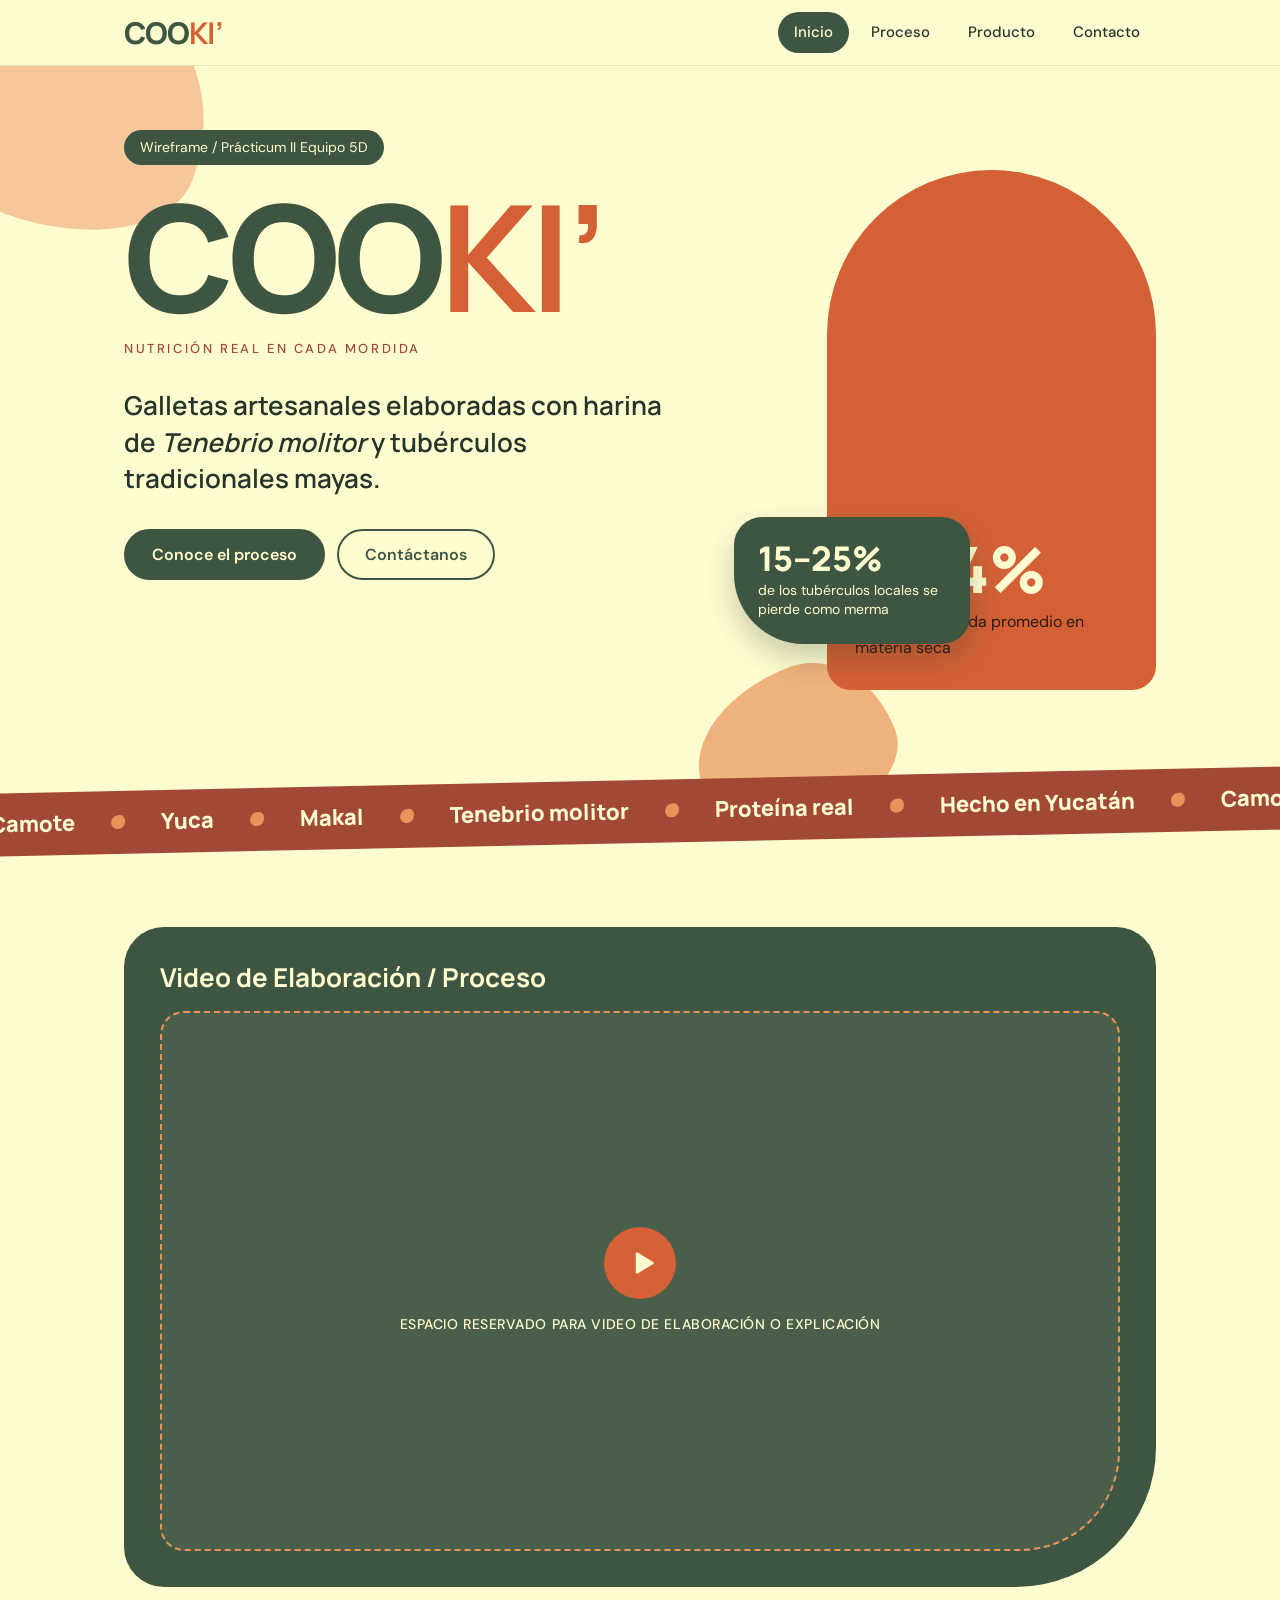
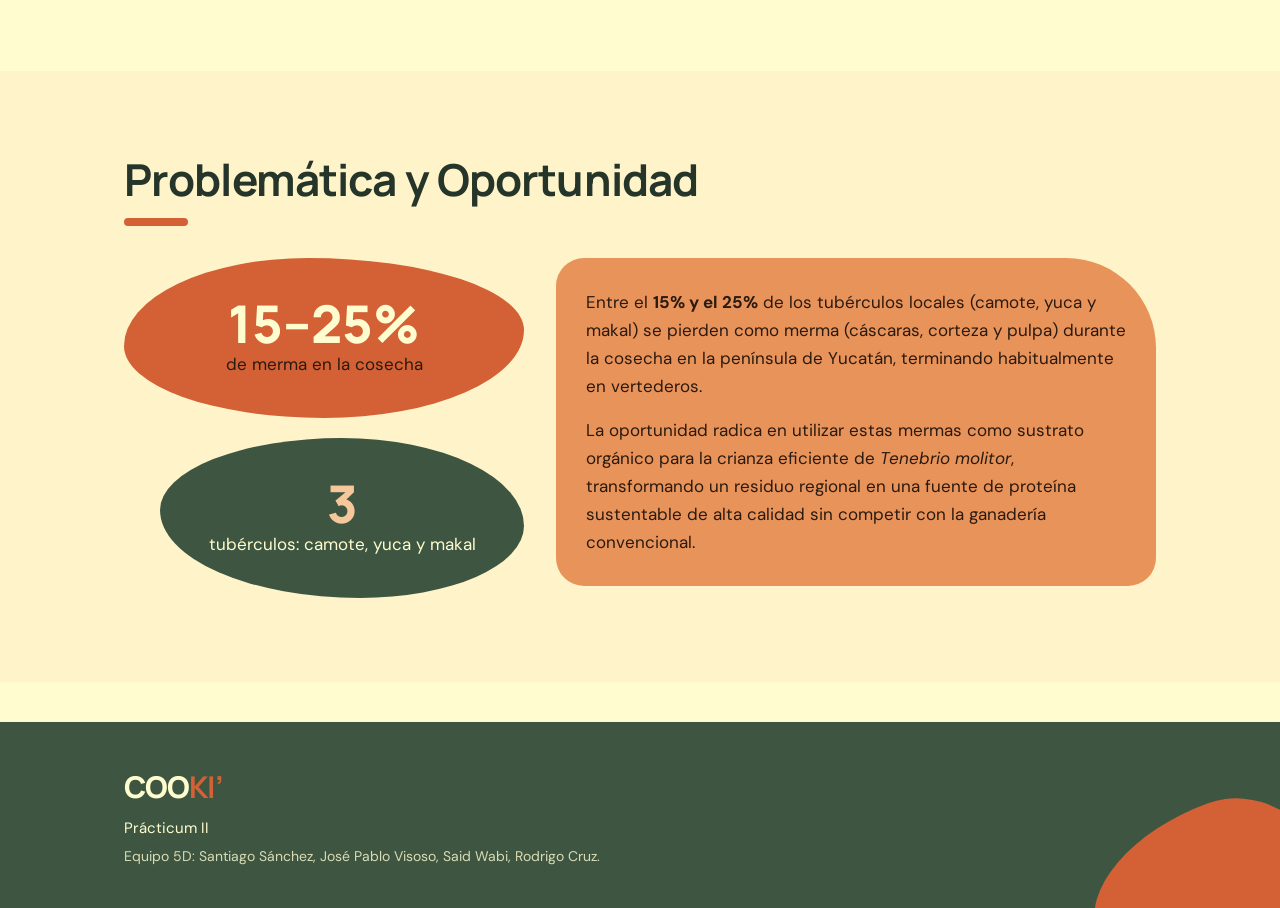
<file: index.html>
<!DOCTYPE html>
<html lang="es"><head><meta charset="UTF-8"><meta name="viewport" content="width=device-width, initial-scale=1, viewport-fit=cover">
<title>Inicio · coo-ki'</title>
<link href="https://fonts.googleapis.com/css2?family=DM+Sans:wght@400;500;600&family=Manrope:wght@600;800&display=swap" rel="stylesheet">
<link rel="stylesheet" href="css/style.css"></head><body>
<nav class="nav"><div class="wrap"><a class="logo" href="index.html" aria-label="coo-ki'">COO<b>KI’</b></a><ul><li><a href="index.html" class=on>Inicio</a></li><li><a href="proceso.html">Proceso</a></li><li><a href="producto.html">Producto</a></li><li><a href="contacto.html">Contacto</a></li></ul></div></nav>

<header class="hero"><div class="blob b1"></div><div class="blob b2"></div><div class="wrap">
<div><span class="tag">Wireframe / Prácticum II Equipo 5D</span>
<h1 class="big" aria-label="coo-ki'">COO<b>KI’</b></h1><p class="slogan">NUTRICIÓN REAL EN CADA MORDIDA</p>
<p class="lead">Galletas artesanales elaboradas con harina de <em>Tenebrio molitor</em> y tubérculos tradicionales mayas.</p>
<div class="row"><a class="btn" href="proceso.html">Conoce el proceso</a><a class="btn alt" href="contacto.html">Contáctanos</a></div></div>
<div class="stack"><div class="arch"><strong>52.4%</strong><span>de proteína cruda promedio en materia seca</span></div>
<div class="chip"><strong>15–25%</strong><span>de los tubérculos locales se pierde como merma</span></div></div>
</div></header>
<div class="band" aria-hidden="true"><div class="track"><span>Camote<i></i></span><span>Yuca<i></i></span><span>Makal<i></i></span><span>Tenebrio molitor<i></i></span><span>Proteína real<i></i></span><span>Hecho en Yucatán<i></i></span><span>Camote<i></i></span><span>Yuca<i></i></span><span>Makal<i></i></span><span>Tenebrio molitor<i></i></span><span>Proteína real<i></i></span><span>Hecho en Yucatán<i></i></span><span>Camote<i></i></span><span>Yuca<i></i></span><span>Makal<i></i></span><span>Tenebrio molitor<i></i></span><span>Proteína real<i></i></span><span>Hecho en Yucatán<i></i></span><span>Camote<i></i></span><span>Yuca<i></i></span><span>Makal<i></i></span><span>Tenebrio molitor<i></i></span><span>Proteína real<i></i></span><span>Hecho en Yucatán<i></i></span></div></div>
<section class="s"><div class="wrap"><div class="video"><h2>Video de Elaboración / Proceso</h2>
<div class="player"><div class="play"><svg viewBox="0 0 24 24"><path d="M7 4.5v15a1 1 0 001.5.86l12.5-7.5a1 1 0 000-1.72L8.5 3.64A1 1 0 007 4.5z"/></svg></div>
<span>ESPACIO RESERVADO PARA VIDEO DE ELABORACIÓN O EXPLICACIÓN</span></div></div></div></section>
<section class="s warm"><div class="wrap"><h2 class="t">Problemática y Oportunidad</h2>
<div class="split"><div><div class="stat"><strong>15–25%</strong>de merma en la cosecha</div><div class="stat g"><strong>3</strong>tubérculos: camote, yuca y makal</div></div>
<div class="card r"><p>Entre el <strong>15% y el 25%</strong> de los tubérculos locales (camote, yuca y makal) se pierden como merma (cáscaras, corteza y pulpa) durante la cosecha en la península de Yucatán, terminando habitualmente en vertederos.</p>
<p>La oportunidad radica en utilizar estas mermas como sustrato orgánico para la crianza eficiente de <em>Tenebrio molitor</em>, transformando un residuo regional en una fuente de proteína sustentable de alta calidad sin competir con la ganadería convencional.</p></div></div></div></section>
<footer><div class="blob fb"></div><div class="wrap"><a class="logo" href="index.html">COO<b>KI’</b></a><p>Prácticum II</p><p>Equipo 5D: Santiago Sánchez, José Pablo Visoso, Said Wabi, Rodrigo Cruz.</p></div></footer>
</body></html>
</file>
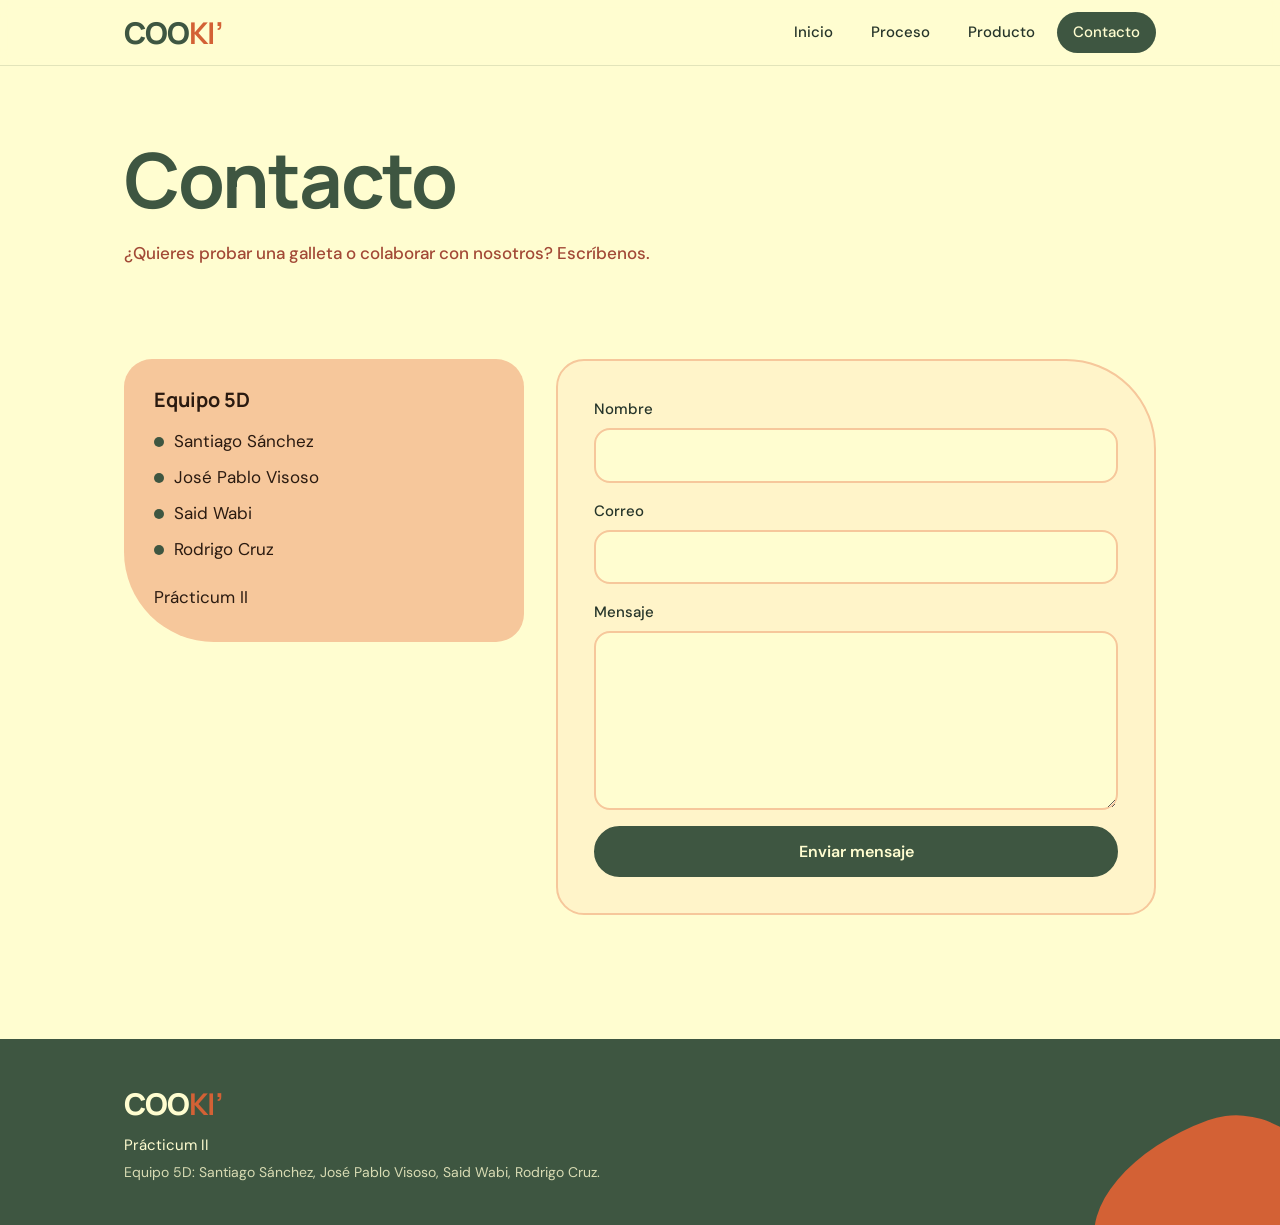
<file: contacto.html>
<!DOCTYPE html>
<html lang="es"><head><meta charset="UTF-8"><meta name="viewport" content="width=device-width, initial-scale=1, viewport-fit=cover">
<title>Contacto · coo-ki'</title>
<link href="https://fonts.googleapis.com/css2?family=DM+Sans:wght@400;500;600&family=Manrope:wght@600;800&display=swap" rel="stylesheet">
<link rel="stylesheet" href="css/style.css"></head><body>
<nav class="nav"><div class="wrap"><a class="logo" href="index.html" aria-label="coo-ki'">COO<b>KI’</b></a><ul><li><a href="index.html">Inicio</a></li><li><a href="proceso.html">Proceso</a></li><li><a href="producto.html">Producto</a></li><li><a href="contacto.html" class=on>Contacto</a></li></ul></div></nav>

<header class="page-head"><div class="wrap"><h1>Contacto</h1><p>¿Quieres probar una galleta o colaborar con nosotros? Escríbenos.</p></div></header>
<section class="s"><div class="wrap"><div class="split"><div class="card"><h3>Equipo 5D</h3><ul class="team"><li>Santiago Sánchez</li><li>José Pablo Visoso</li><li>Said Wabi</li><li>Rodrigo Cruz</li></ul><p style="margin-top:20px">Prácticum II</p></div>
<form class="form" action="mailto:contacto@cooki.mx" method="post" enctype="text/plain"><label>Nombre<input name="nombre" required></label><label>Correo<input type="email" name="correo" required></label><label>Mensaje<textarea name="mensaje" rows="6" required></textarea></label><button class="btn" type="submit">Enviar mensaje</button></form></div></div></section>
<footer><div class="blob fb"></div><div class="wrap"><a class="logo" href="index.html">COO<b>KI’</b></a><p>Prácticum II</p><p>Equipo 5D: Santiago Sánchez, José Pablo Visoso, Said Wabi, Rodrigo Cruz.</p></div></footer>
</body></html>
</file>
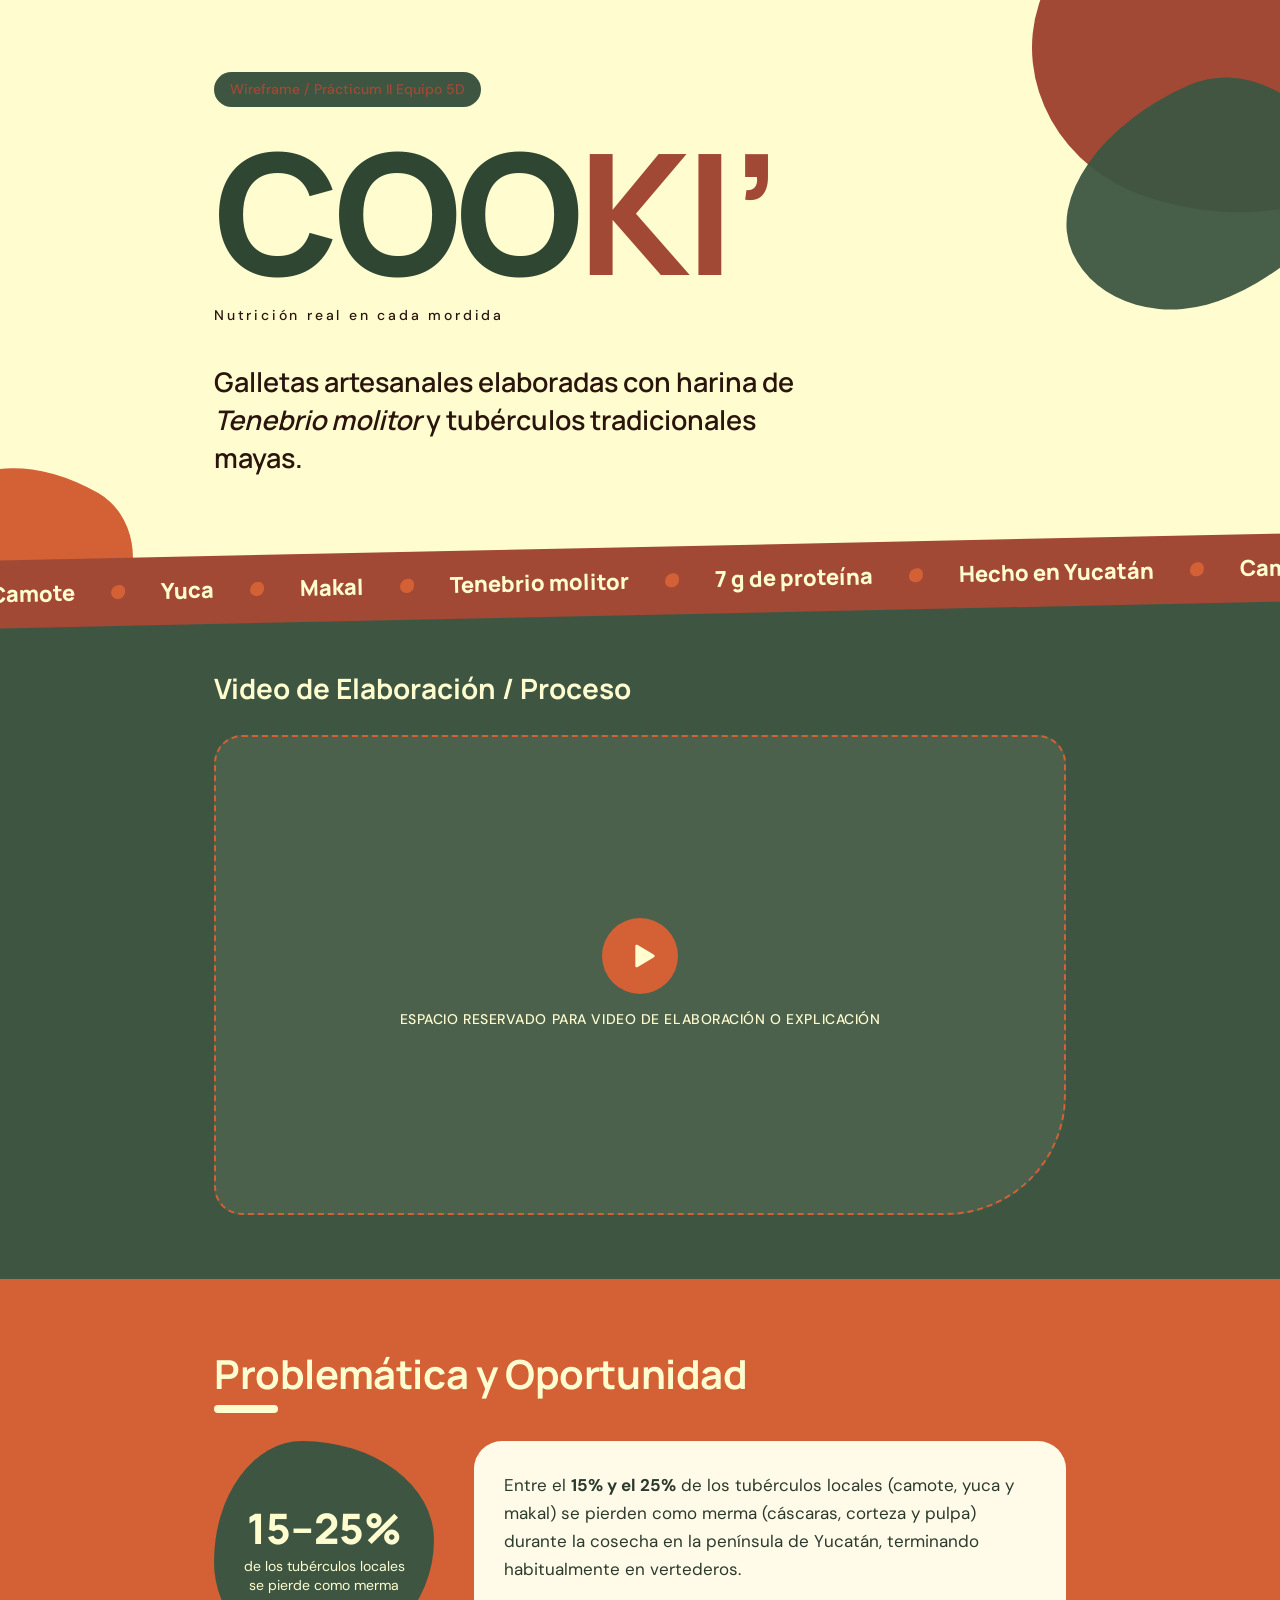
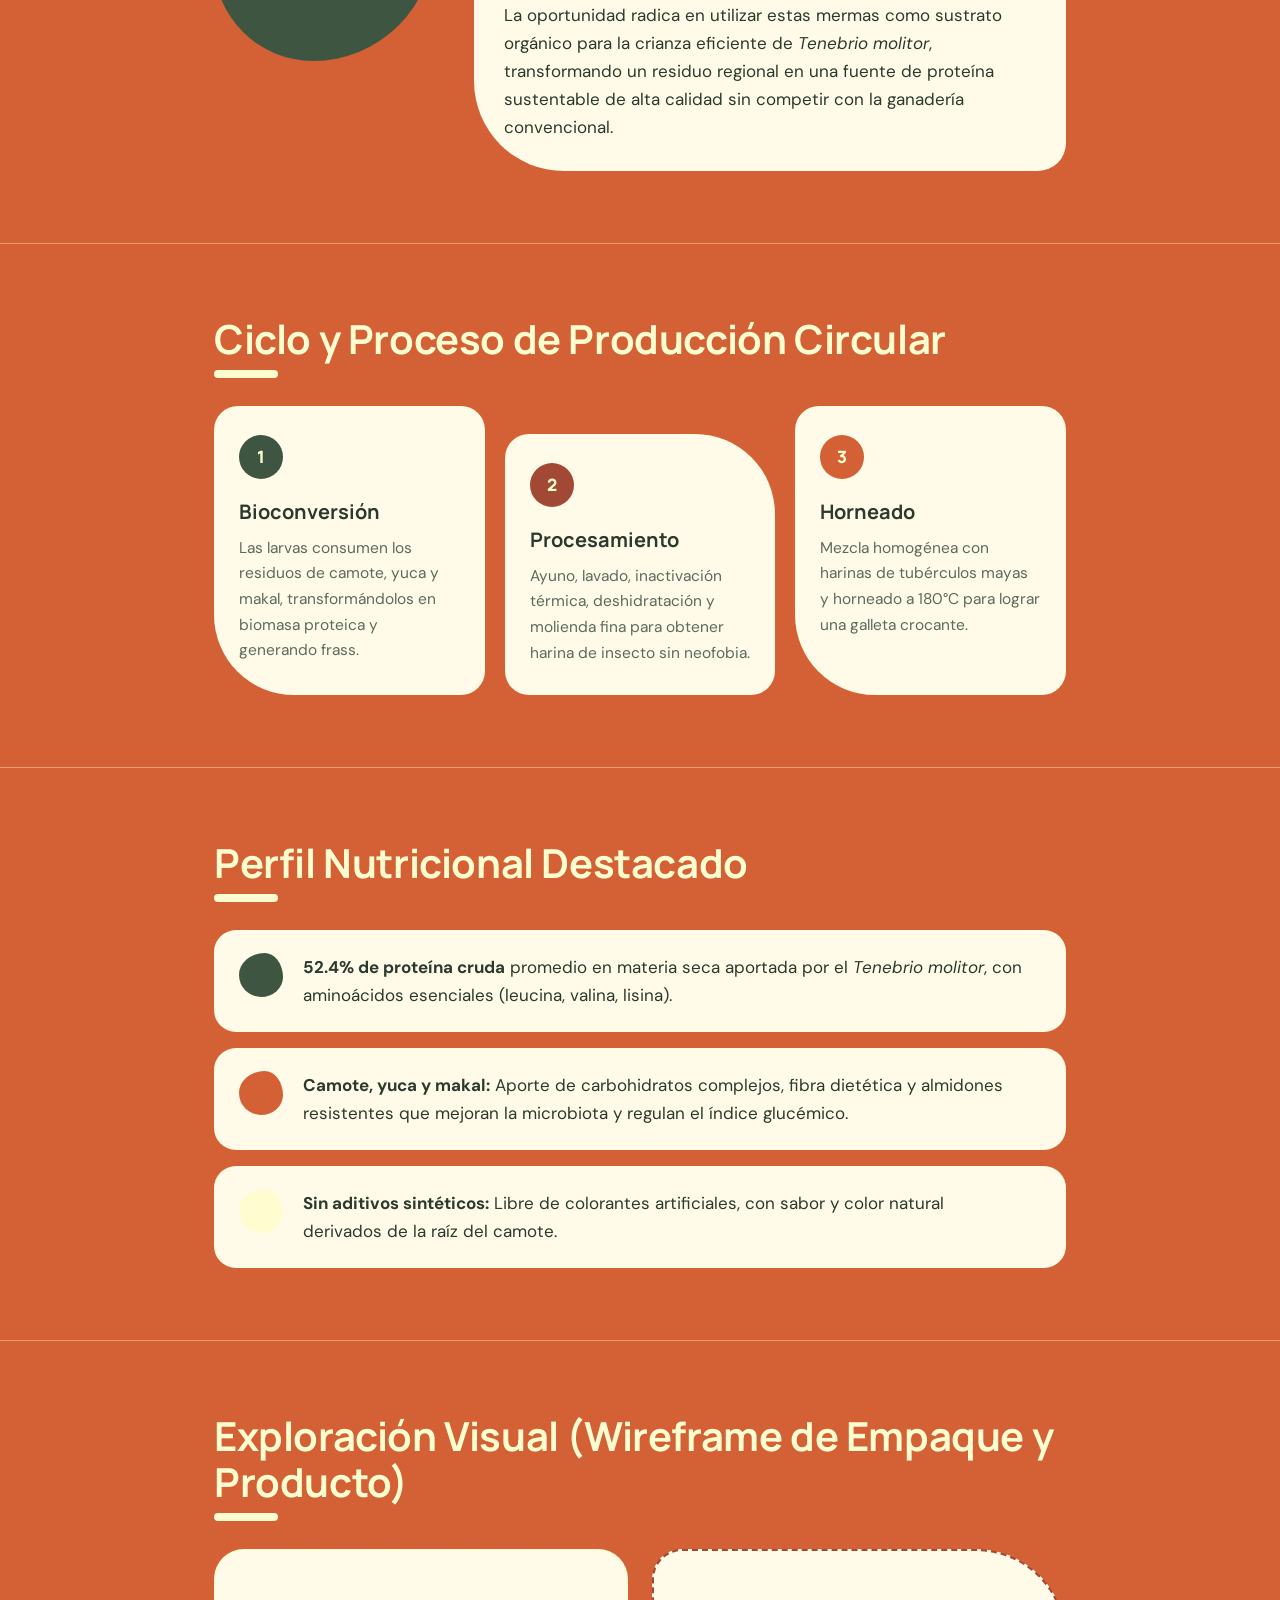
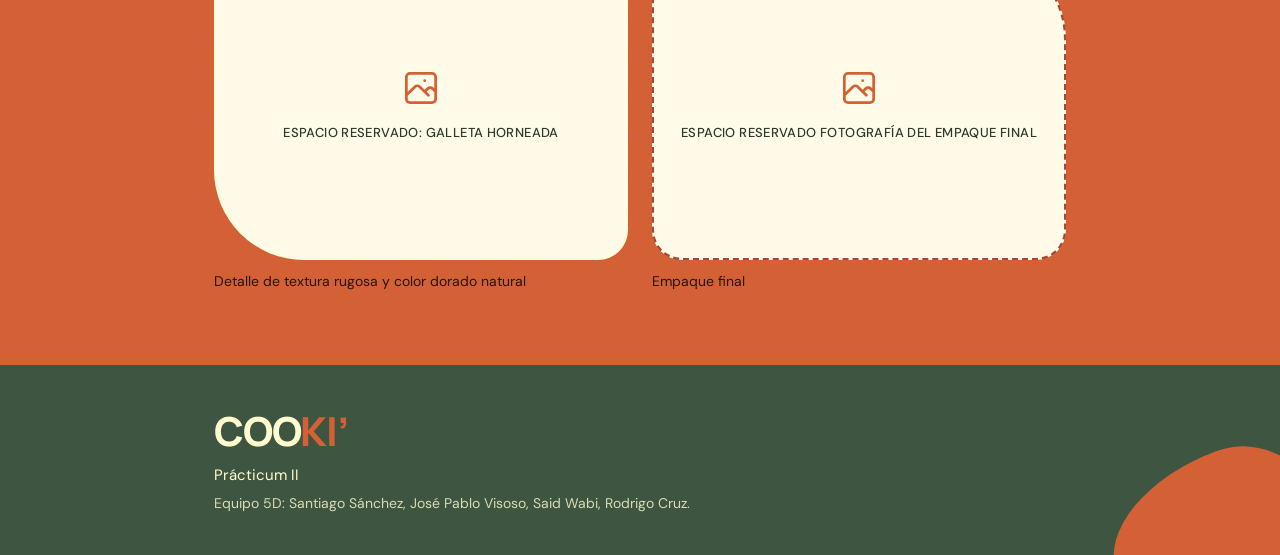
<file: coo-ki'.html>
<!DOCTYPE html>
<html lang="es">
<head>
<meta charset="UTF-8">
<meta name="viewport" content="width=device-width, initial-scale=1, viewport-fit=cover">
<title>coo-ki'</title>
<link href="https://fonts.googleapis.com/css2?family=DM+Sans:wght@400;500&family=Manrope:wght@600;800&display=swap" rel="stylesheet">
<style>
:root{
  --green:#3E5641; --clay:#A24936; --orange:#D36135; --cream:#FFFDD0;
  --bg:#D36135; --surface:#FFFBE8; --ink:#2A140C; --muted:#5C6B5E; --line:rgba(255,253,208,.4);
  --video-bg:#3E5641; --video-ink:#FFFDD0;
  box-sizing:border-box; padding-top:env(safe-area-inset-top,0px); padding-bottom:env(safe-area-inset-bottom,0px);
}
html{scroll-padding-top:env(safe-area-inset-top,0px)}
*{box-sizing:border-box}
body{margin:0;background:var(--bg);color:var(--ink);font-family:'DM Sans',system-ui,sans-serif;font-size:17px;line-height:1.65}
h1,h2,h3,.logo{font-family:'Manrope','DM Sans',system-ui,sans-serif;margin:0}
.wrap{max-width:900px;margin:0 auto;padding:0 24px}
.blob{position:absolute;border-radius:62% 38% 55% 45% / 50% 60% 40% 50%;pointer-events:none}

/* HERO */
.hero{position:relative;overflow:hidden;background:var(--cream);padding:72px 0 84px}
.hero .wrap{position:relative;z-index:1}
.tag{display:inline-block;background:var(--green);color:var(--clay);font-size:14px;font-weight:500;padding:6px 16px;border-radius:99px;margin-bottom:28px}
.logo{font-weight:800;font-size:clamp(76px,17vw,168px);line-height:.9;letter-spacing:-.03em;color:#2F4632}
.logo b{color:var(--clay);font-weight:800}
.slogan{letter-spacing:.2em;font-size:14px;margin:18px 0 36px;color:var(--ink);font-weight:500}
.lead{font-family:'Manrope',sans-serif;font-weight:600;font-size:clamp(20px,3vw,27px);line-height:1.4;max-width:600px;margin:0;color:var(--ink)}
.b1{width:360px;height:300px;background:var(--clay);animation:float 9s ease-in-out infinite;top:-90px;right:-110px;transform:rotate(18deg)}
.b2{width:280px;height:210px;background:var(--green);animation:float 11s ease-in-out infinite reverse;top:90px;right:-60px;transform:rotate(-24deg);opacity:.95}
.b3{width:200px;height:150px;background:var(--orange);animation:float 13s ease-in-out infinite;bottom:-60px;left:-60px;transform:rotate(30deg)}

@keyframes float{0%,100%{translate:0 0}50%{translate:-18px 22px}}
.band{background:var(--clay);color:var(--cream);overflow:hidden;white-space:nowrap;padding:16px 0;transform:rotate(-1.2deg);margin:-14px -10px 0;position:relative;z-index:2}
.track{display:inline-flex;gap:36px;animation:slide 28s linear infinite;font-family:'Manrope',sans-serif;font-weight:800;font-size:22px}
.track span{display:inline-flex;align-items:center;gap:36px}
.track i{width:14px;height:14px;background:var(--orange);border-radius:60% 40% 55% 45%;display:inline-block}
@keyframes slide{to{transform:translateX(-50%)}}
@media (prefers-reduced-motion:reduce){.blob,.track{animation:none}}
.video{padding-top:80px!important;margin-top:-30px}
/* VIDEO */
.video{background:var(--video-bg);color:var(--video-ink);padding:64px 0}
.video h2{font-size:28px;margin-bottom:24px}
.player{position:relative;aspect-ratio:16/9;border-radius:28px 28px 120px 28px;background:rgba(255,253,208,.07);border:2px dashed var(--orange);display:flex;flex-direction:column;align-items:center;justify-content:center;gap:14px;text-align:center;padding:24px;overflow:hidden}
.play{width:76px;height:76px;border-radius:50%;background:var(--orange);display:grid;place-items:center}
.play svg{width:32px;height:32px;fill:var(--cream);margin-left:4px}
.player span{font-weight:500;font-size:14px;letter-spacing:.04em}

/* SECTIONS */
section.s{padding:72px 0;border-bottom:1px solid var(--line)}
h2.t{font-size:clamp(28px,5vw,40px);line-height:1.15;letter-spacing:-.01em;margin-bottom:28px;color:var(--cream);position:relative;padding-bottom:16px}
h2.t::after{content:"";position:absolute;left:0;bottom:0;width:64px;height:8px;border-radius:99px;background:var(--cream)}
.prob{display:grid;grid-template-columns:minmax(0,220px) minmax(0,1fr);gap:40px;align-items:start}
.stat{background:var(--green);color:var(--cream);padding:28px 24px;border-radius:40% 60% 55% 45% / 55% 45% 55% 45%;text-align:center;aspect-ratio:1/1;display:flex;flex-direction:column;justify-content:center}
.stat strong{font-family:'Manrope',sans-serif;font-size:42px;line-height:1;font-weight:800}
.stat small{font-size:14px;margin-top:8px;line-height:1.35}
.prob>div:last-child{background:var(--surface);color:#2B3A2D;padding:30px;border-radius:28px 28px 28px 90px}
.prob p{margin:0 0 18px;max-width:62ch}.prob p:last-child{margin:0}
.prob em,.lead em{font-style:italic}

/* PROCESO */
.steps{display:grid;grid-template-columns:repeat(3,minmax(0,1fr));gap:20px;counter-reset:s}
.step{color:#2B3A2D;background:var(--surface);border:1px solid var(--line);padding:28px 24px 28px;border-radius:24px 24px 24px 80px;position:relative}
.step:nth-child(2){border-radius:24px 80px 24px 24px;margin-top:28px}
.step::before{counter-increment:s;content:counter(s);display:grid;place-items:center;width:44px;height:44px;border-radius:50%;background:var(--green);color:var(--cream);font-family:'Manrope',sans-serif;font-weight:800;margin-bottom:16px}
.step:nth-child(2)::before{background:var(--clay)}
.step:nth-child(3)::before{background:var(--orange)}
.step h3{font-size:20px;margin-bottom:8px}
.step p{margin:0;font-size:15.5px;color:var(--muted)}

/* NUTRICIÓN */
.facts{list-style:none;margin:0;padding:0;display:grid;gap:16px}
.facts li{color:#2B3A2D;display:flex;gap:20px;align-items:flex-start;background:var(--surface);border:1px solid var(--line);border-radius:22px;padding:22px 24px}
.dot{flex:none;width:44px;height:44px;border-radius:58% 42% 50% 50% / 50% 55% 45% 50%}
.facts li:nth-child(1) .dot{background:var(--green)}
.facts li:nth-child(2) .dot{background:var(--orange)}
.facts li:nth-child(3) .dot{background:var(--cream)}
.facts p{margin:0;max-width:60ch}

/* VISUAL */
.gallery{display:grid;grid-template-columns:repeat(2,minmax(0,1fr));gap:24px}
.ph{color:#2B3A2D;aspect-ratio:4/3;border:2px dashed var(--cream);border-radius:30px 30px 30px 90px;background:var(--surface);display:flex;flex-direction:column;align-items:center;justify-content:center;gap:12px;text-align:center;padding:20px}
.gallery figure:nth-child(2) .ph{border-radius:30px 90px 30px 30px;border-color:var(--clay)}
.ph svg{width:44px;height:44px;stroke:var(--orange);fill:none}
.ph span{font-size:13px;font-weight:500;letter-spacing:.03em}
figcaption{font-size:14px;color:var(--ink);margin-top:10px}
figure{margin:0}

footer{background:var(--green);color:var(--cream);padding:48px 0 40px;position:relative;overflow:hidden}
footer .wrap{position:relative;z-index:1}
footer .logo{color:var(--cream);font-size:40px;margin-bottom:14px}
footer .logo b{color:var(--orange)}
footer p{margin:0;font-size:15px}
footer p+p{opacity:.8;margin-top:4px;font-size:14px}
.fb{width:220px;height:160px;background:var(--orange);right:-50px;bottom:-60px;transform:rotate(-20deg)}

@media (max-width:720px){
  .prob{grid-template-columns:1fr;gap:28px}
  .stat{aspect-ratio:auto;border-radius:36px;max-width:240px}
  .steps,.gallery{grid-template-columns:1fr}
  .step:nth-child(2){margin-top:0}
  .b1{width:240px;height:200px;right:-100px}.b2{width:180px;height:140px;top:70px;right:-70px}
}
</style>
</head>
<body>

<header class="hero">
  <div class="blob b1"></div><div class="blob b2"></div><div class="blob b3"></div>
  <div class="wrap">
    <span class="tag">Wireframe / Prácticum II Equipo 5D</span>
    <h1 class="logo" aria-label="coo-ki'">COO<b>KI’</b></h1>
    <p class="slogan">Nutrición real en cada mordida</p>
    <p class="lead">Galletas artesanales elaboradas con harina de <em>Tenebrio molitor</em> y tubérculos tradicionales mayas.</p>
  </div>
</header>

<div class="band" aria-hidden="true"><div class="track"><span>Camote<i></i></span><span>Yuca<i></i></span><span>Makal<i></i></span><span>Tenebrio molitor<i></i></span><span>7 g de proteína<i></i></span><span>Hecho en Yucatán<i></i></span><span>Camote<i></i></span><span>Yuca<i></i></span><span>Makal<i></i></span><span>Tenebrio molitor<i></i></span><span>Proteína real<i></i></span><span>Hecho en Yucatán<i></i></span><span>Camote<i></i></span><span>Yuca<i></i></span><span>Makal<i></i></span><span>Tenebrio molitor<i></i></span><span>Proteína real<i></i></span><span>Hecho en Yucatán<i></i></span><span>Camote<i></i></span><span>Yuca<i></i></span><span>Makal<i></i></span><span>Tenebrio molitor<i></i></span><span>Proteína real<i></i></span><span>Hecho en Yucatán<i></i></span></div></div>
<main>
  <div class="video">
    <div class="wrap">
      <h2>Video de Elaboración / Proceso</h2>
      <div class="player">
        <div class="play"><svg viewBox="0 0 24 24"><path d="M7 4.5v15a1 1 0 001.5.86l12.5-7.5a1 1 0 000-1.72L8.5 3.64A1 1 0 007 4.5z"/></svg></div>
        <span>ESPACIO RESERVADO PARA VIDEO DE ELABORACIÓN O EXPLICACIÓN</span>
      </div>
    </div>
  </div>

  <section class="s">
    <div class="wrap">
      <h2 class="t">Problemática y Oportunidad</h2>
      <div class="prob">
        <div class="stat"><strong>15–25%</strong><small>de los tubérculos locales se pierde como merma</small></div>
        <div>
          <p>Entre el <strong>15% y el 25%</strong> de los tubérculos locales (camote, yuca y makal) se pierden como merma (cáscaras, corteza y pulpa) durante la cosecha en la península de Yucatán, terminando habitualmente en vertederos.</p>
          <p>La oportunidad radica en utilizar estas mermas como sustrato orgánico para la crianza eficiente de <em>Tenebrio molitor</em>, transformando un residuo regional en una fuente de proteína sustentable de alta calidad sin competir con la ganadería convencional.</p>
        </div>
      </div>
    </div>
  </section>

  <section class="s">
    <div class="wrap">
      <h2 class="t">Ciclo y Proceso de Producción Circular</h2>
      <div class="steps">
        <div class="step"><h3>Bioconversión</h3><p>Las larvas consumen los residuos de camote, yuca y makal, transformándolos en biomasa proteica y generando frass.</p></div>
        <div class="step"><h3>Procesamiento</h3><p>Ayuno, lavado, inactivación térmica, deshidratación y molienda fina para obtener harina de insecto sin neofobia.</p></div>
        <div class="step"><h3>Horneado</h3><p>Mezcla homogénea con harinas de tubérculos mayas y horneado a 180°C para lograr una galleta crocante.</p></div>
      </div>
    </div>
  </section>

  <section class="s">
    <div class="wrap">
      <h2 class="t">Perfil Nutricional Destacado</h2>
      <ul class="facts">
        <li><span class="dot"></span><p><strong>52.4% de proteína cruda</strong> promedio en materia seca aportada por el <em>Tenebrio molitor</em>, con aminoácidos esenciales (leucina, valina, lisina).</p></li>
        <li><span class="dot"></span><p><strong>Camote, yuca y makal:</strong> Aporte de carbohidratos complejos, fibra dietética y almidones resistentes que mejoran la microbiota y regulan el índice glucémico.</p></li>
        <li><span class="dot"></span><p><strong>Sin aditivos sintéticos:</strong> Libre de colorantes artificiales, con sabor y color natural derivados de la raíz del camote.</p></li>
      </ul>
    </div>
  </section>

  <section class="s" style="border-bottom:0">
    <div class="wrap">
      <h2 class="t">Exploración Visual (Wireframe de Empaque y Producto)</h2>
      <div class="gallery">
        <figure>
          <div class="ph">
            <svg viewBox="0 0 24 24" stroke-width="1.5" stroke-linecap="round" stroke-linejoin="round"><path d="M4 16l4.586-4.586a2 2 0 012.828 0L16 16m-2-2l1.586-1.586a2 2 0 012.828 0L20 14m-6-6h.01M6 20h12a2 2 0 002-2V6a2 2 0 00-2-2H6a2 2 0 00-2 2v12a2 2 0 002 2z"/></svg>
            <span>ESPACIO RESERVADO: GALLETA HORNEADA</span>
          </div>
          <figcaption>Detalle de textura rugosa y color dorado natural</figcaption>
        </figure>
        <figure>
          <div class="ph">
            <svg viewBox="0 0 24 24" stroke-width="1.5" stroke-linecap="round" stroke-linejoin="round"><path d="M4 16l4.586-4.586a2 2 0 012.828 0L16 16m-2-2l1.586-1.586a2 2 0 012.828 0L20 14m-6-6h.01M6 20h12a2 2 0 002-2V6a2 2 0 00-2-2H6a2 2 0 00-2 2v12a2 2 0 002 2z"/></svg>
            <span>ESPACIO RESERVADO FOTOGRAFÍA DEL EMPAQUE FINAL</span>
          </div>
          <figcaption>Empaque final</figcaption>
        </figure>
      </div>
    </div>
  </section>
</main>

<footer>
  <div class="blob fb"></div>
  <div class="wrap">
    <div class="logo">COO<b>KI’</b></div>
    <p>Prácticum II</p>
    <p>Equipo 5D: Santiago Sánchez, José Pablo Visoso, Said Wabi, Rodrigo Cruz.</p>
  </div>
</footer>

</body>
</html>
</file>
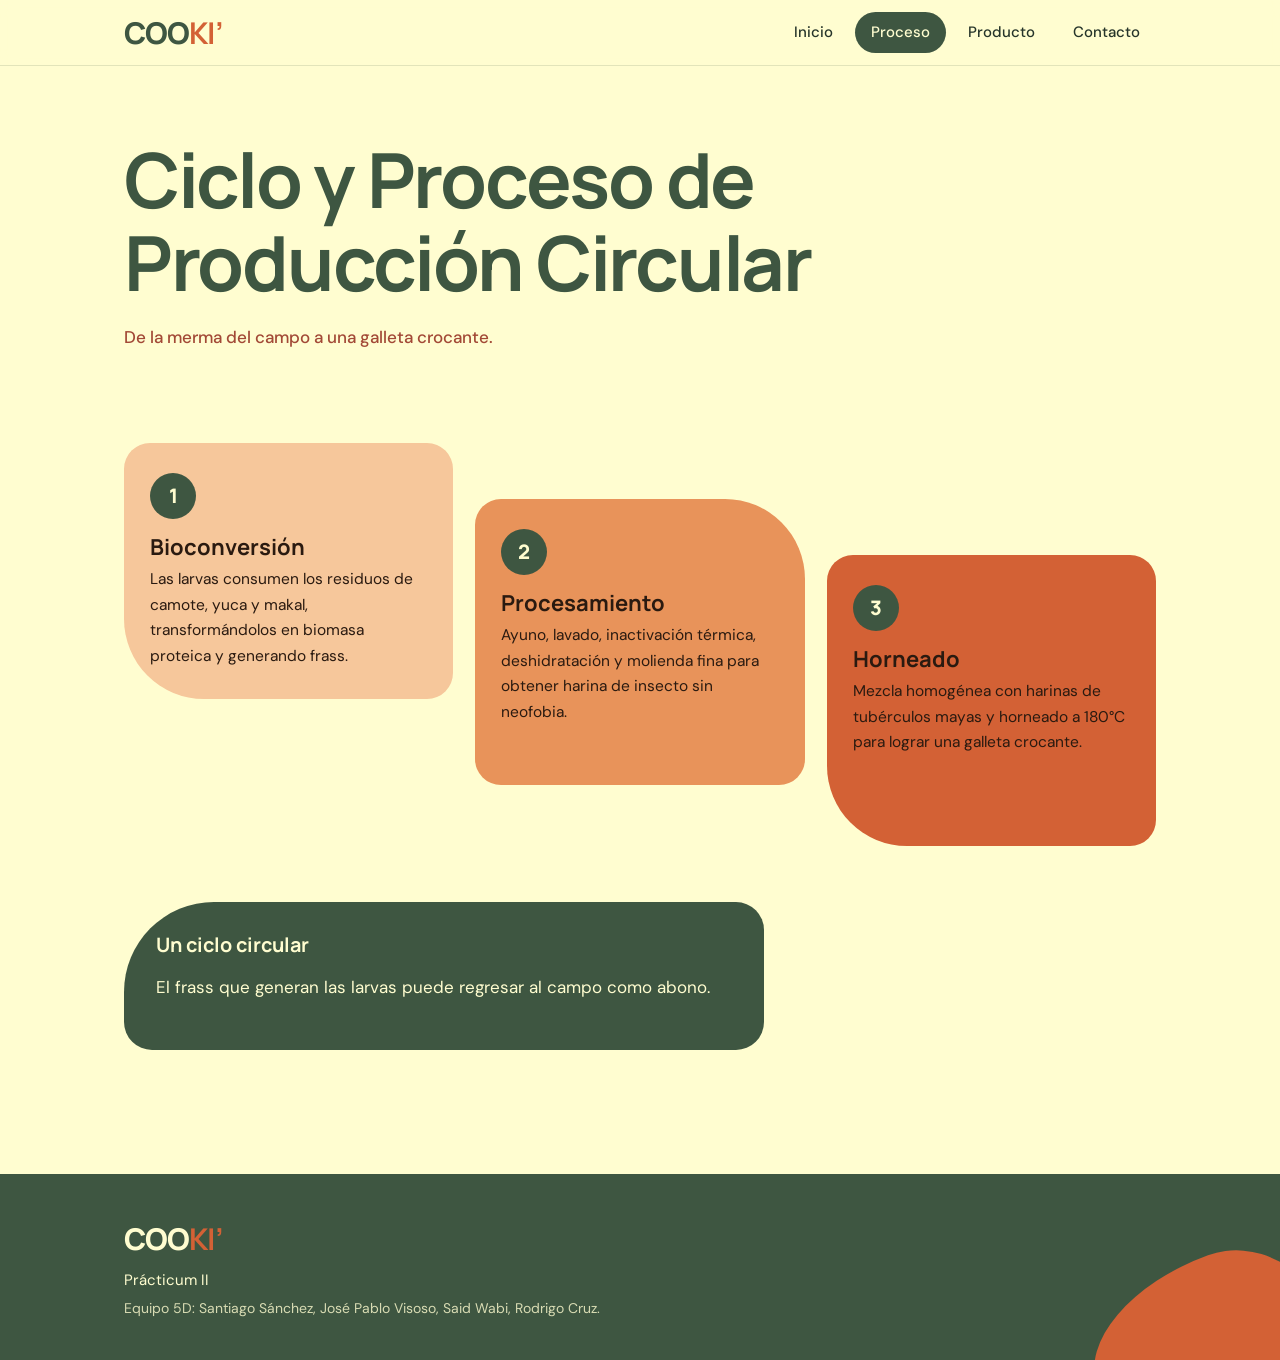
<file: proceso.html>
<!DOCTYPE html>
<html lang="es"><head><meta charset="UTF-8"><meta name="viewport" content="width=device-width, initial-scale=1, viewport-fit=cover">
<title>Proceso · coo-ki'</title>
<link href="https://fonts.googleapis.com/css2?family=DM+Sans:wght@400;500;600&family=Manrope:wght@600;800&display=swap" rel="stylesheet">
<link rel="stylesheet" href="css/style.css"></head><body>
<nav class="nav"><div class="wrap"><a class="logo" href="index.html" aria-label="coo-ki'">COO<b>KI’</b></a><ul><li><a href="index.html">Inicio</a></li><li><a href="proceso.html" class=on>Proceso</a></li><li><a href="producto.html">Producto</a></li><li><a href="contacto.html">Contacto</a></li></ul></div></nav>

<header class="page-head"><div class="wrap"><h1>Ciclo y Proceso de Producción Circular</h1><p>De la merma del campo a una galleta crocante.</p></div></header>
<section class="s"><div class="wrap"><div class="steps">
<div class="step"><div class="num">1</div><h3>Bioconversión</h3><p>Las larvas consumen los residuos de camote, yuca y makal, transformándolos en biomasa proteica y generando frass.</p></div>
<div class="step"><div class="num">2</div><h3>Procesamiento</h3><p>Ayuno, lavado, inactivación térmica, deshidratación y molienda fina para obtener harina de insecto sin neofobia.</p></div>
<div class="step"><div class="num">3</div><h3>Horneado</h3><p>Mezcla homogénea con harinas de tubérculos mayas y horneado a 180°C para lograr una galleta crocante.</p></div></div>
<div class="loop"><h3>Un ciclo circular</h3><p>El frass que generan las larvas puede regresar al campo como abono.</p></div></div></section>
<footer><div class="blob fb"></div><div class="wrap"><a class="logo" href="index.html">COO<b>KI’</b></a><p>Prácticum II</p><p>Equipo 5D: Santiago Sánchez, José Pablo Visoso, Said Wabi, Rodrigo Cruz.</p></div></footer>
</body></html>
</file>
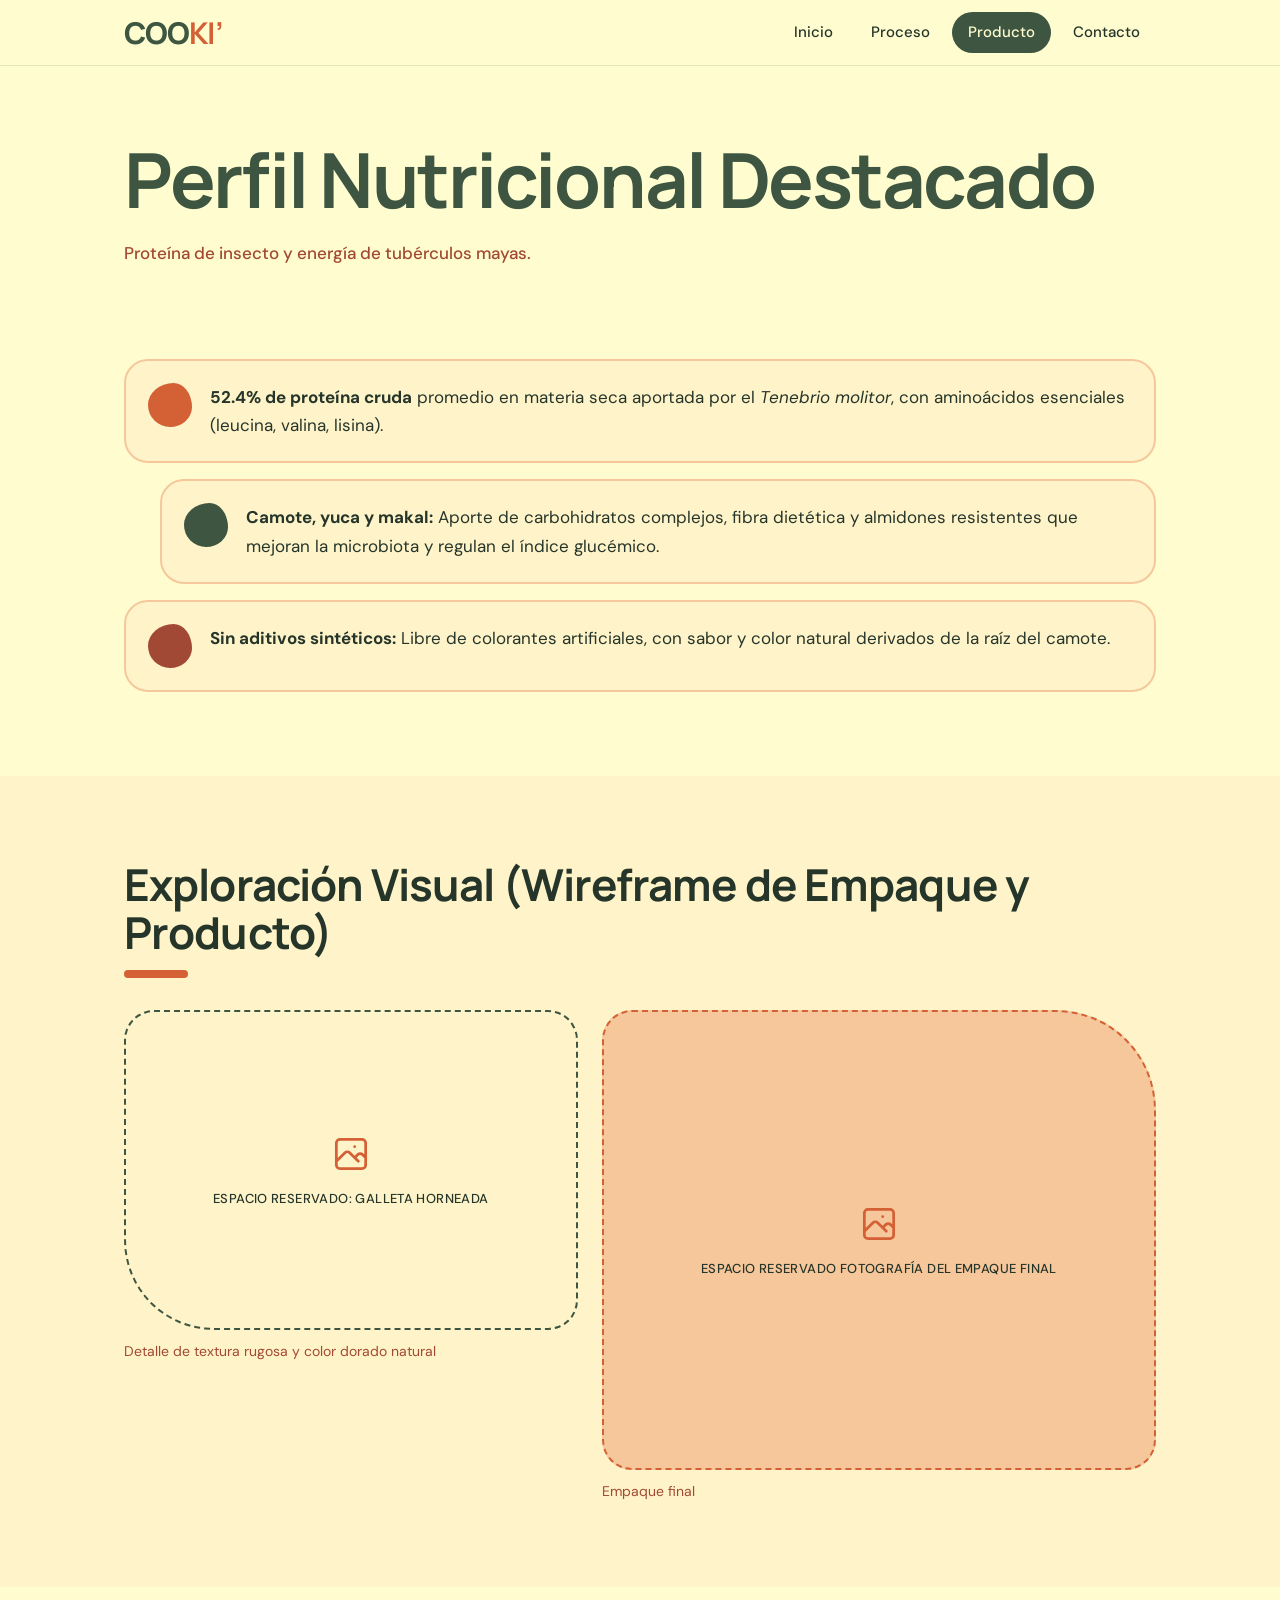
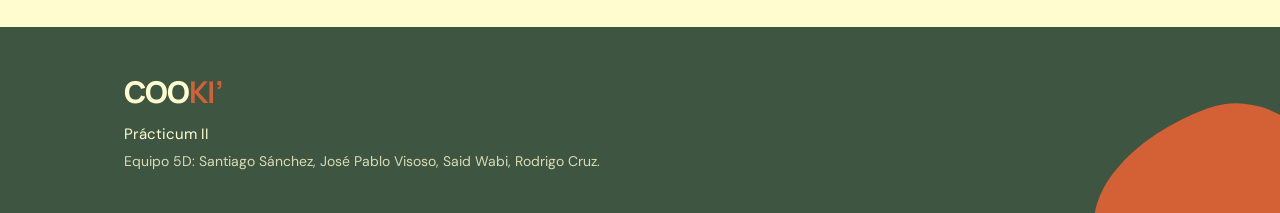
<file: producto.html>
<!DOCTYPE html>
<html lang="es"><head><meta charset="UTF-8"><meta name="viewport" content="width=device-width, initial-scale=1, viewport-fit=cover">
<title>Producto · coo-ki'</title>
<link href="https://fonts.googleapis.com/css2?family=DM+Sans:wght@400;500;600&family=Manrope:wght@600;800&display=swap" rel="stylesheet">
<link rel="stylesheet" href="css/style.css"></head><body>
<nav class="nav"><div class="wrap"><a class="logo" href="index.html" aria-label="coo-ki'">COO<b>KI’</b></a><ul><li><a href="index.html">Inicio</a></li><li><a href="proceso.html">Proceso</a></li><li><a href="producto.html" class=on>Producto</a></li><li><a href="contacto.html">Contacto</a></li></ul></div></nav>

<header class="page-head"><div class="wrap"><h1>Perfil Nutricional Destacado</h1><p>Proteína de insecto y energía de tubérculos mayas.</p></div></header>
<section class="s"><div class="wrap"><ul class="facts">
<li><span class="dot"></span><p><strong>52.4% de proteína cruda</strong> promedio en materia seca aportada por el <em>Tenebrio molitor</em>, con aminoácidos esenciales (leucina, valina, lisina).</p></li>
<li><span class="dot"></span><p><strong>Camote, yuca y makal:</strong> Aporte de carbohidratos complejos, fibra dietética y almidones resistentes que mejoran la microbiota y regulan el índice glucémico.</p></li>
<li><span class="dot"></span><p><strong>Sin aditivos sintéticos:</strong> Libre de colorantes artificiales, con sabor y color natural derivados de la raíz del camote.</p></li></ul></div></section>
<section class="s warm"><div class="wrap"><h2 class="t">Exploración Visual (Wireframe de Empaque y Producto)</h2><div class="gal">
<figure><div class="ph"><svg viewBox="0 0 24 24" stroke-width="1.5" stroke-linecap="round" stroke-linejoin="round"><path d="M4 16l4.586-4.586a2 2 0 012.828 0L16 16m-2-2l1.586-1.586a2 2 0 012.828 0L20 14m-6-6h.01M6 20h12a2 2 0 002-2V6a2 2 0 00-2-2H6a2 2 0 00-2 2v12a2 2 0 002 2z"/></svg><span>ESPACIO RESERVADO: GALLETA HORNEADA</span></div><figcaption>Detalle de textura rugosa y color dorado natural</figcaption></figure>
<figure><div class="ph"><svg viewBox="0 0 24 24" stroke-width="1.5" stroke-linecap="round" stroke-linejoin="round"><path d="M4 16l4.586-4.586a2 2 0 012.828 0L16 16m-2-2l1.586-1.586a2 2 0 012.828 0L20 14m-6-6h.01M6 20h12a2 2 0 002-2V6a2 2 0 00-2-2H6a2 2 0 00-2 2v12a2 2 0 002 2z"/></svg><span>ESPACIO RESERVADO FOTOGRAFÍA DEL EMPAQUE FINAL</span></div><figcaption>Empaque final</figcaption></figure></div></div></section>
<footer><div class="blob fb"></div><div class="wrap"><a class="logo" href="index.html">COO<b>KI’</b></a><p>Prácticum II</p><p>Equipo 5D: Santiago Sánchez, José Pablo Visoso, Said Wabi, Rodrigo Cruz.</p></div></footer>
</body></html>
</file>
<file: css/style.css>
:root{--green:#3E5641;--deep:#26352A;--clay:#A24936;--orange:#D36135;--amber:#E8935A;--peach:#F6C79B;--cream:#FFFDD0;--soft:#FFF4C9;--ink:#2A1A10;
padding-top:env(safe-area-inset-top,0px);padding-bottom:env(safe-area-inset-bottom,0px)}
*{box-sizing:border-box}html{scroll-behavior:smooth}
body{margin:0;background:var(--cream);color:var(--deep);font:17px/1.65 'DM Sans',system-ui,sans-serif}
h1,h2,h3,.logo{font-family:'Manrope','DM Sans',sans-serif;margin:0;line-height:1.1}
a{color:inherit}.wrap{max-width:1080px;margin:0 auto;padding:0 24px}
.blob{position:absolute;border-radius:62% 38% 55% 45%/50% 60% 40% 50%;pointer-events:none;animation:float 11s ease-in-out infinite}
@keyframes float{50%{translate:-16px 20px}}
@media(prefers-reduced-motion:reduce){.blob,.track{animation:none}}
/* NAV */
.nav{position:sticky;top:0;z-index:20;background:rgba(255,253,208,.92);backdrop-filter:blur(8px);border-bottom:1px solid rgba(62,86,65,.15);padding-top:env(safe-area-inset-top,0px)}
.nav .wrap{display:flex;align-items:center;justify-content:space-between;gap:16px;padding-top:12px;padding-bottom:12px}
.logo{font-weight:800;font-size:30px;letter-spacing:-.03em;color:var(--green);text-decoration:none}.logo b{color:var(--orange)}
.nav ul{list-style:none;margin:0;padding:0;display:flex;gap:6px;overflow-x:auto}
.nav li a{display:block;text-decoration:none;font-weight:500;font-size:15px;padding:8px 16px;border-radius:99px;white-space:nowrap}
.nav li a:hover{background:var(--peach)}.nav li a.on{background:var(--green);color:var(--cream)}
/* BUTTONS */
.btn{display:inline-block;text-decoration:none;font-weight:600;padding:13px 26px;border-radius:99px;background:var(--green);color:var(--cream);border:2px solid var(--green);cursor:pointer;font:600 16px 'DM Sans',sans-serif;transition:transform .2s}
.btn:hover{transform:translateY(-3px)}.btn.alt{background:transparent;color:var(--green)}
.row{display:flex;gap:12px;flex-wrap:wrap;margin-top:32px}
/* HERO */
.hero{position:relative;overflow:hidden;padding:64px 0 90px}
.hero .wrap{display:grid;grid-template-columns:minmax(0,1.15fr) minmax(0,.85fr);gap:40px;align-items:start;position:relative;z-index:1}
.tag{display:inline-block;background:var(--green);color:var(--cream);font-size:14px;padding:6px 16px;border-radius:99px;margin-bottom:24px}
.big{font-weight:800;font-size:clamp(72px,13vw,148px);letter-spacing:-.04em;color:var(--green);line-height:.9}.big b{color:var(--orange)}
.slogan{letter-spacing:.2em;font-size:13px;font-weight:500;margin:16px 0 28px;color:var(--clay)}
.lead{font:600 clamp(20px,2.6vw,26px)/1.4 'Manrope',sans-serif;max-width:560px;margin:0}
.stack{position:relative;height:520px;margin-top:40px}
.arch{position:absolute;right:0;top:0;width:78%;height:100%;background:var(--orange);color:var(--ink);border-radius:220px 220px 32px 32px;padding:150px 28px 28px;display:flex;flex-direction:column;justify-content:flex-end}
.arch strong{font:800 64px/1 'Manrope',sans-serif;color:var(--cream)}.arch span{font-size:16px;margin-top:8px}
.chip{position:absolute;left:0;bottom:46px;width:56%;background:var(--green);color:var(--cream);border-radius:28px 28px 28px 70px;padding:24px;box-shadow:0 14px 30px rgba(38,53,42,.25)}
.chip strong{font:800 34px/1 'Manrope',sans-serif;display:block;margin-bottom:6px}.chip span{font-size:14px;line-height:1.4;display:block}
.b1{width:300px;height:240px;background:var(--peach);top:-80px;left:-90px;transform:rotate(20deg)}
.b2{width:200px;height:160px;background:var(--amber);bottom:-50px;right:30%;transform:rotate(-20deg);opacity:.7}
/* MARQUEE */
.band{background:var(--clay);color:var(--cream);overflow:hidden;white-space:nowrap;padding:16px 0;transform:rotate(-1.2deg);margin:0 -10px;position:relative;z-index:2}
.track{display:inline-flex;animation:slide 28s linear infinite;font:800 22px 'Manrope',sans-serif}
.track span{display:inline-flex;align-items:center;gap:36px;padding-right:36px}
.track i{width:14px;height:14px;background:var(--amber);border-radius:60% 40% 55% 45%}
@keyframes slide{to{transform:translateX(-50%)}}
/* SECTIONS */
.s{padding:84px 0}.s.warm{background:var(--soft)}
h2.t{font-size:clamp(30px,5vw,44px);letter-spacing:-.02em;margin-bottom:32px;color:var(--deep)}
h2.t::after{content:"";display:block;width:64px;height:8px;border-radius:99px;background:var(--orange);margin-top:14px}
.page-head{padding:72px 0 8px}.page-head h1{font-size:clamp(40px,8vw,76px);letter-spacing:-.03em;color:var(--green)}
.page-head p{max-width:560px;margin:18px 0 0;color:var(--clay);font-weight:500}
.split{display:grid;grid-template-columns:minmax(0,.8fr) minmax(0,1.2fr);gap:32px;align-items:start}
.card{background:var(--peach);color:var(--ink);padding:30px;border-radius:28px 28px 28px 90px}
.card.r{border-radius:28px 90px 28px 28px;background:var(--amber)}
.card p{margin:0 0 16px}.card p:last-child{margin:0}
.stat{background:var(--orange);color:var(--ink);border-radius:46% 54% 50% 50%/55% 45% 55% 45%;padding:40px 28px;text-align:center;margin-bottom:20px}
.stat strong{font:800 52px/1 'Manrope',sans-serif;color:var(--cream);display:block}
.stat.g{background:var(--green);color:var(--cream);margin:0 0 0 36px;border-radius:50% 50% 45% 55%/45% 55% 45% 55%}.stat.g strong{color:var(--peach)}
/* VIDEO */
.video{background:var(--green);color:var(--cream);border-radius:40px 40px 140px 40px;padding:36px;position:relative;overflow:hidden}
.video h2{font-size:26px;margin-bottom:20px}
.player{aspect-ratio:16/9;border:2px dashed var(--amber);border-radius:24px 24px 100px 24px;display:flex;flex-direction:column;align-items:center;justify-content:center;gap:14px;text-align:center;padding:20px;background:rgba(255,253,208,.06)}
.play{width:72px;height:72px;border-radius:50%;background:var(--orange);display:grid;place-items:center}.play svg{width:30px;fill:var(--cream);margin-left:4px}
.player span{font-size:14px;font-weight:500;letter-spacing:.04em}
/* STEPS staircase */
.steps{display:grid;grid-template-columns:repeat(3,minmax(0,1fr));gap:22px;align-items:start}
.step{background:var(--peach);color:var(--ink);padding:30px 26px;border-radius:26px 26px 26px 80px}
.step:nth-child(2){margin-top:56px;background:var(--amber);border-radius:26px 80px 26px 26px;padding-bottom:60px}
.step:nth-child(3){margin-top:112px;background:var(--orange);padding-bottom:90px}
.num{display:grid;place-items:center;width:46px;height:46px;border-radius:50%;background:var(--green);color:var(--cream);font:800 20px 'Manrope',sans-serif;margin-bottom:16px}
.step h3{font-size:22px;margin-bottom:8px}.step p{margin:0;font-size:15.5px}
.loop{margin-top:56px;background:var(--green);color:var(--cream);padding:32px;border-radius:90px 28px 28px 28px;max-width:640px}
/* FACTS */
.facts{list-style:none;margin:0;padding:0;display:grid;gap:16px}
.facts li{display:flex;gap:18px;background:var(--soft);border:2px solid var(--peach);border-radius:24px;padding:22px}
.facts li:nth-child(2){margin-left:36px}
.dot{flex:none;width:44px;height:44px;border-radius:58% 42% 50% 50%/50% 55% 45% 50%;background:var(--orange)}
.facts li:nth-child(2) .dot{background:var(--green)}.facts li:nth-child(3) .dot{background:var(--clay)}
.facts p{margin:0}
/* GALLERY */
.gal{display:grid;grid-template-columns:minmax(0,.9fr) minmax(0,1.1fr);gap:24px;align-items:start}
figure{margin:0}.ph{height:320px;border:2px dashed var(--green);border-radius:30px 30px 30px 90px;background:var(--soft);display:flex;flex-direction:column;align-items:center;justify-content:center;gap:12px;text-align:center;padding:20px}
.gal figure:nth-child(2) .ph{height:460px;border-radius:30px 100px 30px 30px;border-color:var(--orange);background:var(--peach)}
.ph svg{width:44px;stroke:var(--orange);fill:none}.ph span{font-size:13px;font-weight:500;letter-spacing:.03em}
figcaption{font-size:14px;margin-top:10px;color:var(--clay)}
/* CONTACT */
.form{background:var(--soft);border:2px solid var(--peach);border-radius:28px 90px 28px 28px;padding:36px;display:grid;gap:16px}
.form label{display:grid;gap:6px;font-weight:500;font-size:15px}
.form input,.form textarea{font:inherit;padding:13px 16px;border:2px solid var(--peach);border-radius:16px;background:var(--cream);color:var(--deep)}
.form input:focus,.form textarea:focus{outline:3px solid var(--green);border-color:var(--green)}
.team{list-style:none;padding:0;margin:16px 0 0;display:grid;gap:8px}.team li{padding-left:20px;position:relative}
.team li::before{content:"";position:absolute;left:0;top:10px;width:10px;height:10px;border-radius:50%;background:var(--green)}
/* FOOTER */
footer{background:var(--green);color:var(--cream);padding:48px 0 40px;position:relative;overflow:hidden;margin-top:40px}
footer .wrap{position:relative;z-index:1}footer .logo{color:var(--cream)}footer p{margin:10px 0 0;font-size:15px}footer p+p{opacity:.8;font-size:14px;margin-top:4px}
.fb{width:240px;height:170px;background:var(--orange);right:-50px;bottom:-70px;transform:rotate(-20deg)}
@media(max-width:760px){.hero .wrap,.split,.gal,.steps{grid-template-columns:1fr}.stack{height:440px}.step:nth-child(n){margin-top:0}.facts li:nth-child(2),.stat.g{margin-left:0}.nav .wrap{flex-direction:column;align-items:flex-start;gap:8px}.nav ul{max-width:100%}.video{padding:22px}}
</file>
